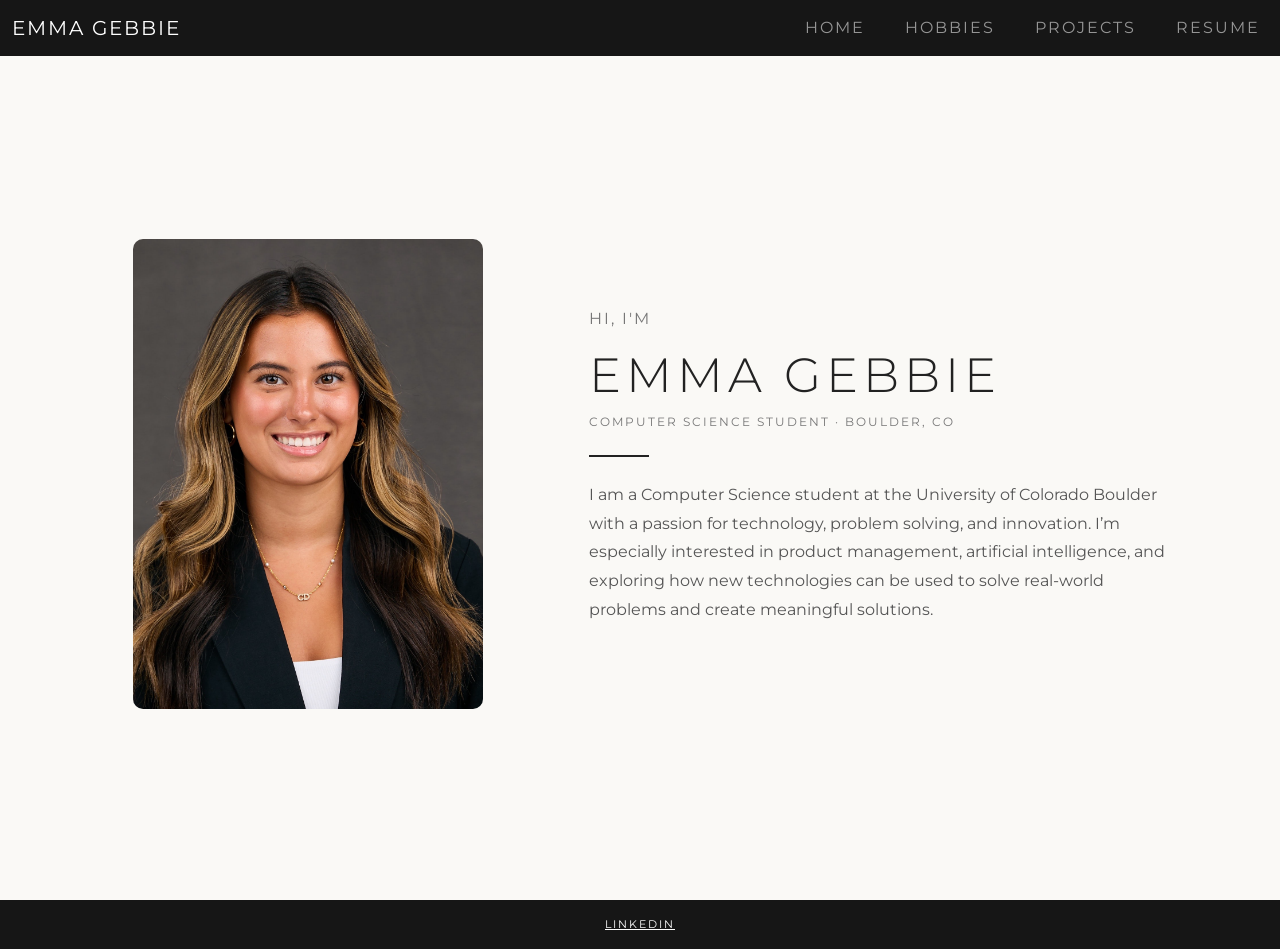
<file: index.html>
<!DOCTYPE html>
<html lang="en">
<head>
  <meta charset="UTF-8">
  <meta name="viewport" content="width=device-width, initial-scale=1.0">
  <title>Emma Gebbie</title>
  <link rel="preconnect" href="https://fonts.googleapis.com">
  <link href="https://fonts.googleapis.com/css2?family=Montserrat:wght@300;400&family=Playfair+Display:wght@400&display=swap" rel="stylesheet">
  <link href="https://cdn.jsdelivr.net/npm/bootstrap@5.3.8/dist/css/bootstrap.min.css" rel="stylesheet">
  <link rel="stylesheet" href="resources/css/styles.css">
</head>
<body class="page-home">

  <header class="navbar navbar-expand-md navbar-dark">
  <div class="container-fluid">
    
    <p class="navbar-brand mb-0">Emma Gebbie</p>

    <nav class="navbar-nav ms-auto">
      <a class="nav-link" href="index.html">Home</a>
      <a class="nav-link" href="hobbies.html">Hobbies</a>
      <a class="nav-link" href="projects.html">Projects</a>
      <a class="nav-link" href="resume.html">Resume</a>
    </nav>

  </div>
</header>

  <main class="home-about">
  <div class="container">
    <div class="row align-items-center">

      <div class="col-12 col-md-5">
        <img
          class="about-img"
          src="resources/img/profile.jpeg"
          alt="Photo of Emma Gebbie">
      </div>

      <div class="col-12 col-md-7">
        <div class="about-text">
          <p class="intro">Hi, I'm</p>

          <h1>Emma Gebbie</h1>

          <p class="tagline">
            Computer Science Student &middot; Boulder, CO
          </p>

          <div class="about-line"></div>

          <p class="description">
            I am a Computer Science student at the University of Colorado Boulder with a passion for technology, problem solving, and innovation. I’m especially interested in product management, artificial intelligence, and exploring how new technologies can be used to solve real-world problems and create meaningful solutions.
          </p>
        </div>
      </div>

    </div>
  </div>
</main>

  <footer>
    <a href="https://www.linkedin.com/in/emma-gebbie" target="_blank">LinkedIn</a>
  </footer>

</body>
</html>
</file>
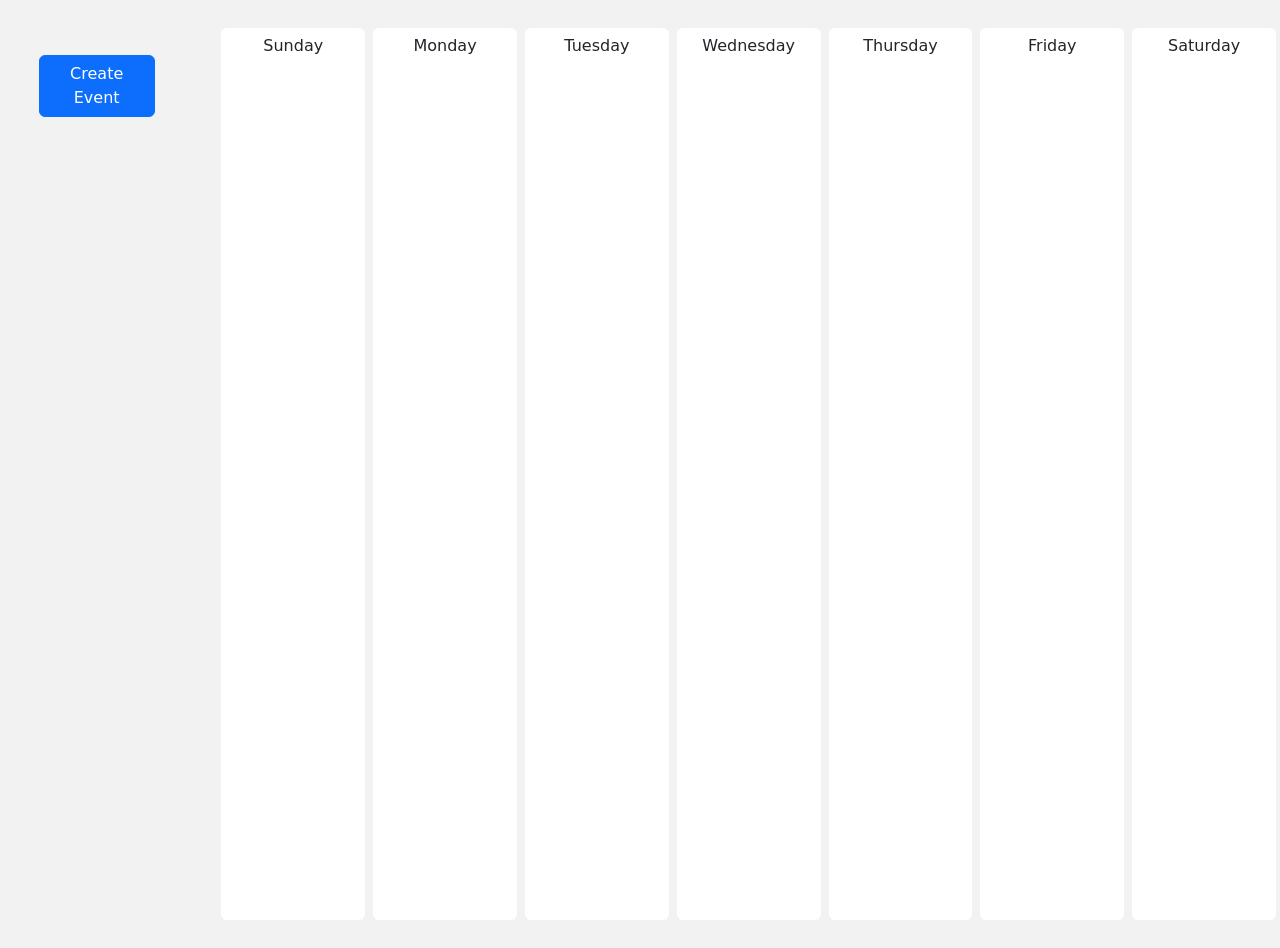
<file: calendar/index.html>
<!doctype html>
<html lang="en">
  <head>
    <meta charset="utf-8">
    <meta name="viewport" content="width=device-width, initial-scale=1">
    <title>Lab 4 - Calendar</title>
    <link href="https://cdn.jsdelivr.net/npm/bootstrap@5.3.3/dist/css/bootstrap.min.css" rel="stylesheet" integrity="sha384-QWTKZyjpPEjISv5WaRU9OFeRpok6YctnYmDr5pNlyT2bRjXh0JMhjY6hW+ALEwIH" crossorigin="anonymous">
    <link rel="stylesheet" href="./resources/css/style.css">
  </head>
  <body>
    <div class="row">
        <div class="col-2">
            <div class="custom-container">
                <button
                class="btn btn-primary mt-3"
                type="button"
                data-bs-toggle="modal"
                data-bs-target="#event_modal"
>
    Create Event
</button>
            </div>
        </div>
        <div class="col">
            <div class="container-md container-fluid py-4 h-100">
                <div id="calendar" class="row h-100">
                    <div class="col-sm m-1 bg-white rounded px-1 px-md-2" id="sunday">
                        <div class="h6 text-center position-relative py-2 day">
                            Sunday
                        </div>
                    </div>
                    <div class="col-sm m-1 bg-white rounded px-1 px-md-2" id="monday">
                        <div class="h6 text-center position-relative py-2 day">
                            Monday
                        </div>
                    </div>
                    <div class="col-sm m-1 bg-white rounded px-1 px-md-2" id="tuesday">
                        <div class="h6 text-center position-relative py-2 day">
                            Tuesday
                        </div>
                    </div>
                    <div class="col-sm m-1 bg-white rounded px-1 px-md-2" id="wednesday">
                        <div class="h6 text-center position-relative py-2 day">
                            Wednesday
                        </div>
                    </div>
                    <div class="col-sm m-1 bg-white rounded px-1 px-md-2" id="thursday">
                        <div class="h6 text-center position-relative py-2 day">
                            Thursday
                        </div>
                    </div>
                    <div class="col-sm m-1 bg-white rounded px-1 px-md-2" id="friday">
                        <div class="h6 text-center position-relative py-2 day">
                            Friday
                        </div>
                    </div>
                    <div class="col-sm m-1 bg-white rounded px-1 px-md-2" id="saturday">
                        <div class="h6 text-center position-relative py-2 day">
                            Saturday
                        </div>
                    </div>
                </div>        
            </div>
        </div>
    </div>
    <!-- Event Modal -->
<div class="modal fade" id="event_modal" tabindex="-1">
    <div class="modal-dialog">
        <div class="modal-content">

            <div class="modal-header">
                <h5 class="modal-title">Create Event</h5>
                <button type="button" class="btn-close" data-bs-dismiss="modal"></button>
            </div>

            <div class="modal-body">
                <form id="event_form">
            <div class="mb-3">
            <label for="event_name" class="form-label">Event Name</label>
            <input type="text" class="form-control" id="event_name" required>
        </div>
        <div class="mb-3">
            <label for="event_weekday" class="form-label">Weekday</label>
            <select class="form-select" id="event_weekday" required>
            <option value="">Choose a day</option>
            <option value="sunday">Sunday</option>
            <option value="monday">Monday</option>
            <option value="tuesday">Tuesday</option>
            <option value="wednesday">Wednesday</option>
            <option value="thursday">Thursday</option>
            <option value="friday">Friday</option>
            <option value="saturday">Saturday</option>
    </select>
</div>
    <div class="mb-3">
        <label for="event_time" class="form-label">Time</label>
        <input type="time" class="form-control" id="event_time" required>
    </div>
    <div class="mb-3">
    <label for="event_modality" class="form-label">Event Modality</label>
    <select class="form-select" id="event_modality" required onchange="updateLocationOptions(this.value)">
        <option value="">Choose modality</option>
        <option value="in-person">In Person</option>
        <option value="remote">Remote</option>
    </select>
</div>
<div class="mb-3">
    <label for="event_category" class="form-label">Category</label>
    <select class="form-select" id="event_category" required>
        <option value="">Choose category</option>
        <option value="academic">Academic</option>
        <option value="work">Work</option>
        <option value="personal">Personal</option>
        <option value="social">Social</option>
    </select>
</div>
<div class="mb-3" id="location_container">
    <label for="event_location" class="form-label">Location</label>
    <input type="text" class="form-control" id="event_location" required>
</div>
<div class="mb-3" id="remote_container">
    <label for="event_remote_url" class="form-label">Remote URL</label>
    <input
        type="text"
        class="form-control"
        id="event_remote_url"
        placeholder="https://example.com"
        pattern="https?://.+"
        required
    >
</div>
<div class="mb-3">
    <label for="event_attendees" class="form-label">Attendees</label>
    <input
        type="text"
        class="form-control"
        id="event_attendees"
        placeholder="Emma, Olivia, Emily"
        required
    >
</div>
                </form>
            </div>

            <div class="modal-footer">
                <button type="button" class="btn btn-secondary" data-bs-dismiss="modal">Close</button>
                <button type="button" class="btn btn-primary" onclick="saveEvent()">Save Event</button>
            </div>

        </div>
    </div>
</div>
    <script src="https://cdn.jsdelivr.net/npm/bootstrap@5.3.3/dist/js/bootstrap.bundle.min.js" integrity="sha384-YvpcrYf0tY3lHB60NNkmXc5s9fDVZLESaAA55NDzOxhy9GkcIdslK1eN7N6jIeHz" crossorigin="anonymous"></script>
    <script src="resources/js/script.js"></script>
  </body>
</html>
</file>
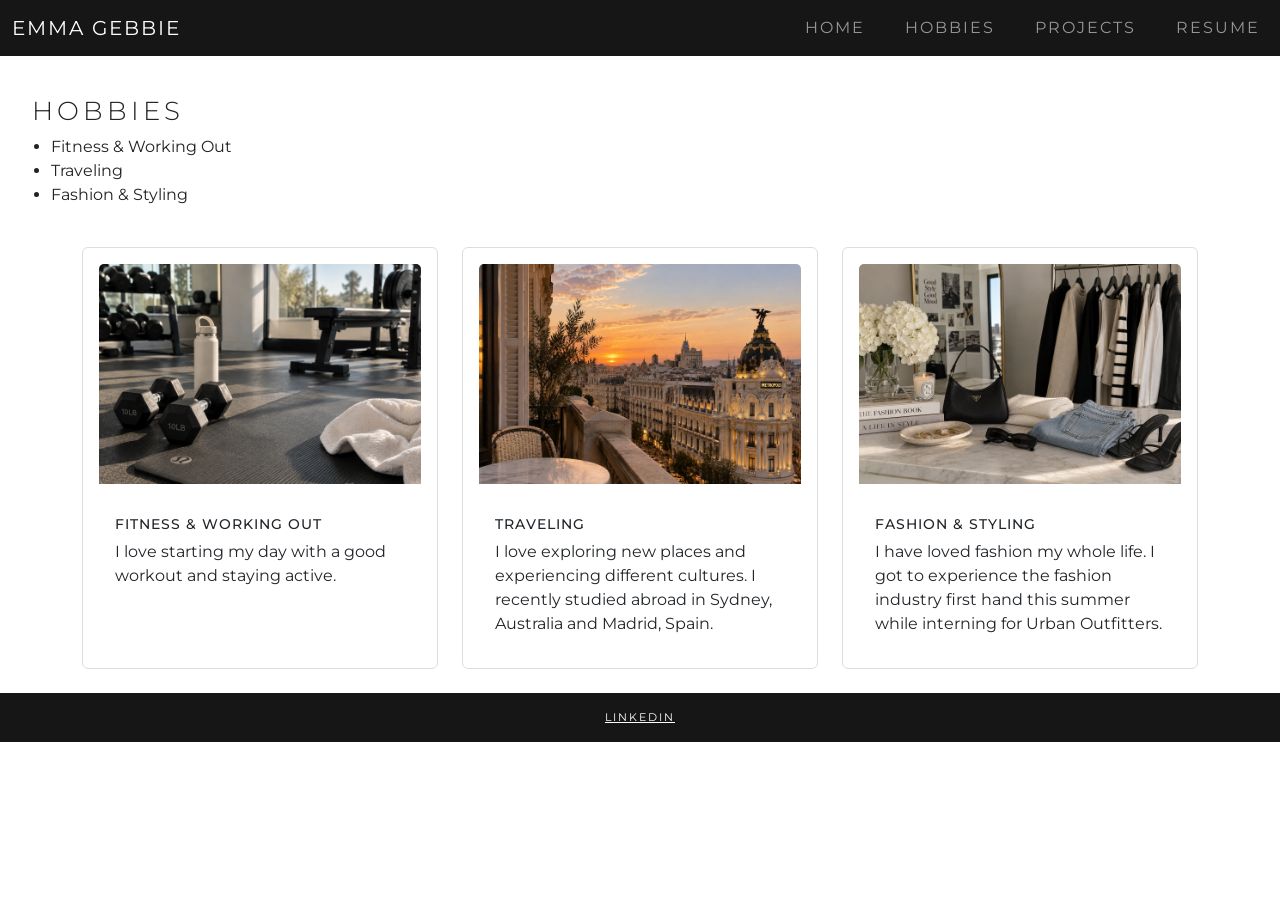
<file: hobbies.html>
<!DOCTYPE html>
<html lang="en">
<head>
  <meta charset="UTF-8">
  <meta name="viewport" content="width=device-width, initial-scale=1.0">
  <title>Hobbies | Emma Gebbie</title>
  <link rel="preconnect" href="https://fonts.googleapis.com">
  <link href="https://cdn.jsdelivr.net/npm/bootstrap@5.3.8/dist/css/bootstrap.min.css" rel="stylesheet">
  <link href="https://fonts.googleapis.com/css2?family=Montserrat:wght@300;400&family=Playfair+Display:wght@400&display=swap" rel="stylesheet">
  <link rel="stylesheet" href="resources/css/styles.css">
</head>
<body class="page-inner">

  <header class="navbar navbar-expand-md navbar-dark">
  <div class="container-fluid">
    
    <p class="navbar-brand mb-0">Emma Gebbie</p>

    <nav class="navbar-nav ms-auto">
      <a class="nav-link" href="index.html">Home</a>
      <a class="nav-link" href="hobbies.html">Hobbies</a>
      <a class="nav-link" href="projects.html">Projects</a>
      <a class="nav-link" href="resume.html">Resume</a>
    </nav>

  </div>
</header>

  <main>
    <div class="page-head">
      <h1>Hobbies</h1>
      <ul>
        <li>Fitness & Working Out</li>
        <li>Traveling</li>
        <li>Fashion & Styling</li>
      </ul>
    </div>
<!--
Bootstrap Annotation 1:
Class: container
Element: Hobby content
What it does: Centers the content and provides spacing.
-->

<!--
Bootstrap Class: row 
Element: Hobby card layout
What it does: Creates a row for Bootstrap's grid system.
-->

<!--
Bootstrap Class: col-md-4
Element: Individual hobby cards
What it does: Makes each hobby card take up one-third of the row. 
-->
<section class="container py-4">
  <div class="row g-4">

    <div class="col-12 col-md-4">
      <div class="card h-100">
       <img src="resources/img/Fitness.png" class="card-img-top" alt="Fitness and working out">
        <div class="card-body">
          <h2 class="card-title">Fitness & Working Out</h2>
          <p class="card-text">I love starting my day with a good workout and staying active.</p>
        </div>
      </div>
    </div>

    <div class="col-12 col-md-4">
      <div class="card h-100">
        <img src="resources/img/Travel.png" class="card-img-top" alt="Traveling and exploring new places">
        <div class="card-body">
          <h2 class="card-title">Traveling</h2>
          <p class="card-text">I love exploring new places and experiencing different cultures. I recently studied abroad in Sydney, Australia and Madrid, Spain.</p>
        </div>
      </div>
    </div>

    <div class="col-12 col-md-4">
      <div class="card h-100">
       <img src="resources/img/Fashion.png" class="card-img-top" alt="Fashion and styling">
        <div class="card-body">
          <h2 class="card-title">Fashion & Styling</h2>
          <p class="card-text">I have loved fashion my whole life. I got to experience the fashion industry first hand this summer while interning for Urban Outfitters.</p>
        </div>
      </div>
    </div>

  </div>
  <!-- FIX: this was a stray "</div>" that did not match the opening "<section class="container py-4">"
       above, leaving the <section> element unclosed (invalid HTML). Changed to "</section>" so every
       tag that is opened is properly closed. -->
</section>
  </main>

  <footer>
    <a href="https://www.linkedin.com/in/emma-gebbie" target="_blank">LinkedIn</a>
  </footer>

</body>
</html>
</file>
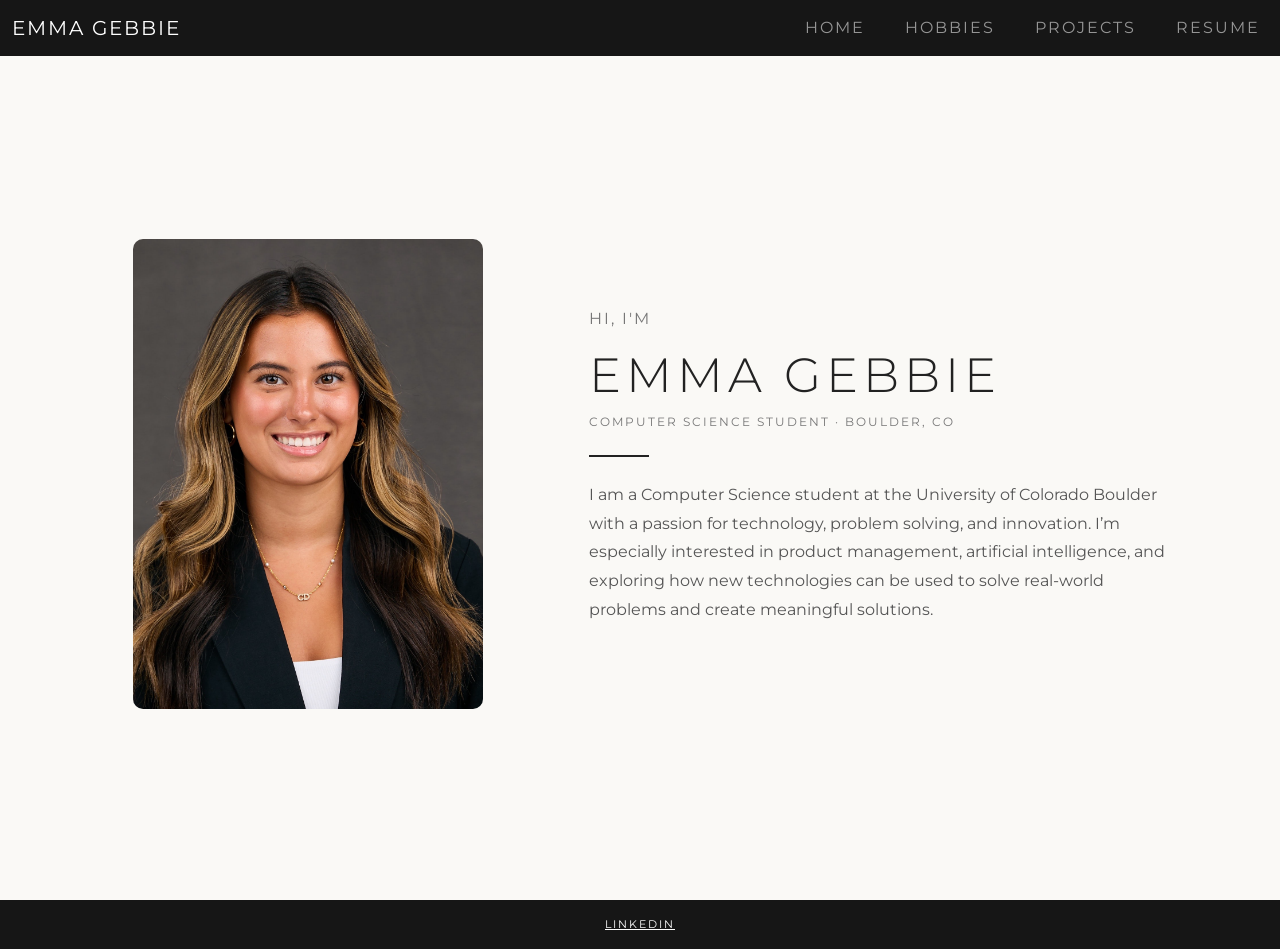
<file: home.html>
<!DOCTYPE html>
<html lang="en">
<head>
  <meta charset="UTF-8">
  <meta name="viewport" content="width=device-width, initial-scale=1.0">
  <title>Emma Gebbie</title>
  <link rel="preconnect" href="https://fonts.googleapis.com">
  <link href="https://fonts.googleapis.com/css2?family=Montserrat:wght@300;400&family=Playfair+Display:wght@400&display=swap" rel="stylesheet">
  <link href="https://cdn.jsdelivr.net/npm/bootstrap@5.3.8/dist/css/bootstrap.min.css" rel="stylesheet">
  <link rel="stylesheet" href="resources/css/styles.css">
</head>
<body class="page-home">

  <header class="navbar navbar-expand-md navbar-dark">
  <div class="container-fluid">
    
    <p class="navbar-brand mb-0">Emma Gebbie</p>

    <nav class="navbar-nav ms-auto">
      <a class="nav-link" href="home.html">Home</a>
      <a class="nav-link" href="hobbies.html">Hobbies</a>
      <a class="nav-link" href="projects.html">Projects</a>
      <a class="nav-link" href="resume.html">Resume</a>
    </nav>

  </div>
</header>

  <main class="home-about">
  <div class="container">
    <div class="row align-items-center">

      <div class="col-12 col-md-5">
        <img
          class="about-img"
          src="resources/img/profile.jpeg"
          alt="Photo of Emma Gebbie">
      </div>

      <div class="col-12 col-md-7">
        <div class="about-text">
          <p class="intro">Hi, I'm</p>

          <h1>Emma Gebbie</h1>

          <p class="tagline">
            Computer Science Student &middot; Boulder, CO
          </p>

          <div class="about-line"></div>

          <p class="description">
            I am a Computer Science student at the University of Colorado Boulder with a passion for technology, problem solving, and innovation. I’m especially interested in product management, artificial intelligence, and exploring how new technologies can be used to solve real-world problems and create meaningful solutions.
          </p>
        </div>
      </div>

    </div>
  </div>
</main>

  <footer>
    <a href="https://www.linkedin.com/in/emma-gebbie" target="_blank">LinkedIn</a>
  </footer>

</body>
</html>
</file>
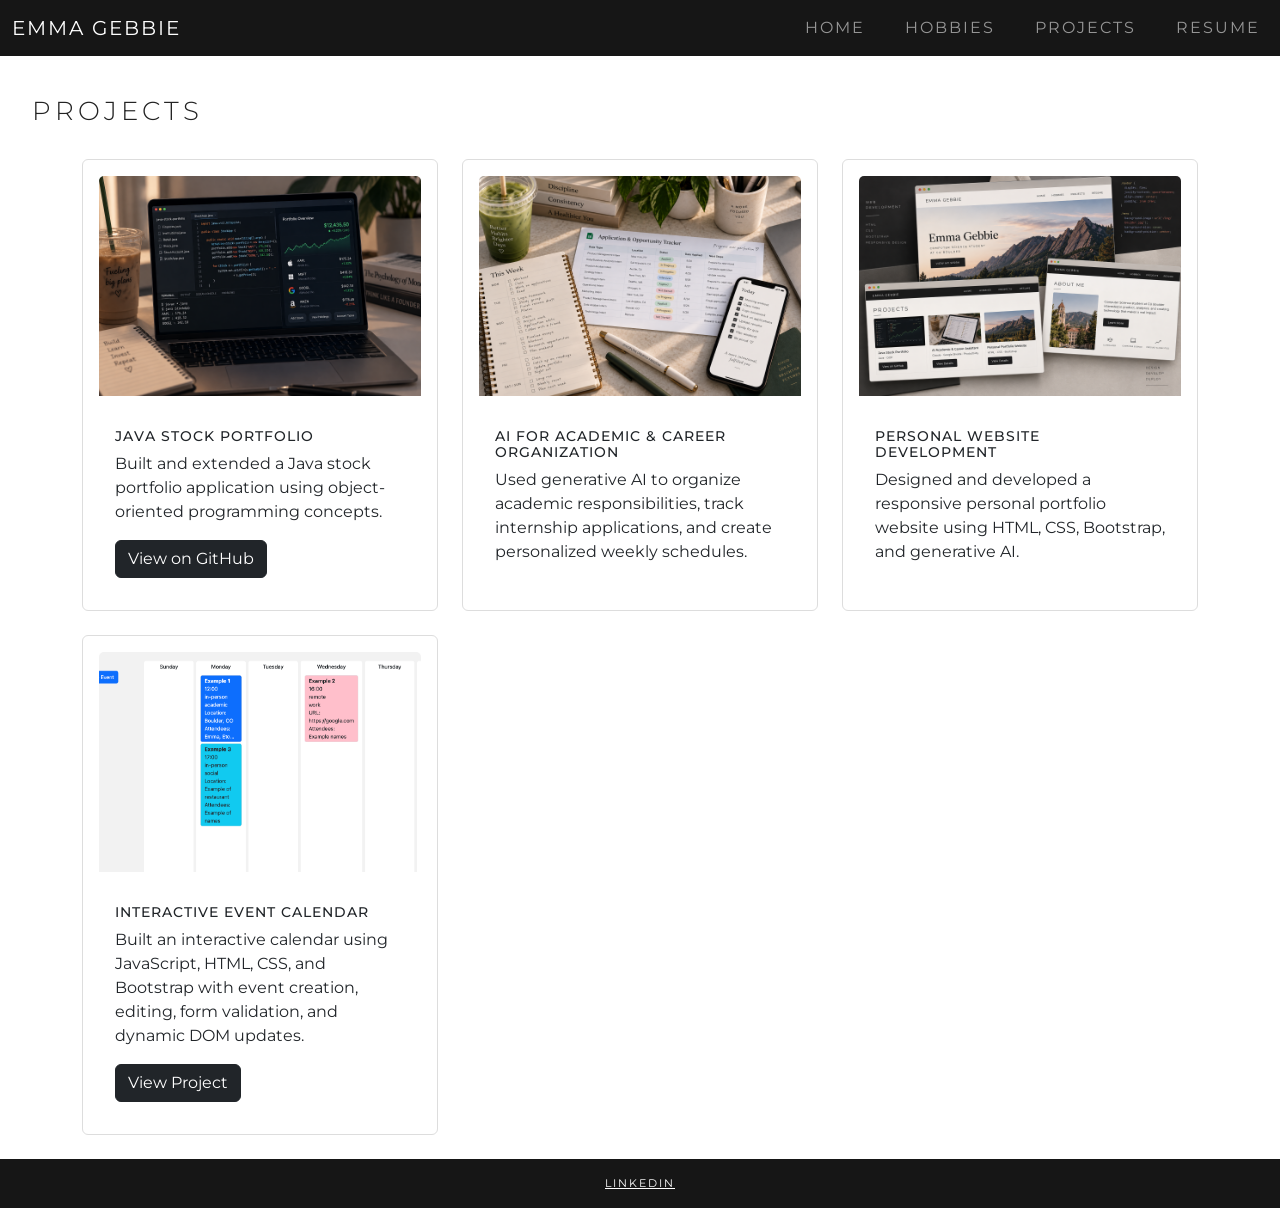
<file: projects.html>
<!DOCTYPE html>
<html lang="en">
<head>
  <meta charset="UTF-8">
  <meta name="viewport" content="width=device-width, initial-scale=1.0">
  <title>Projects | Emma Gebbie</title>
  <link rel="preconnect" href="https://fonts.googleapis.com">
  <link href="https://fonts.googleapis.com/css2?family=Montserrat:wght@300;400&family=Playfair+Display:wght@400&display=swap" rel="stylesheet">
 <link href="https://cdn.jsdelivr.net/npm/bootstrap@5.3.8/dist/css/bootstrap.min.css" rel="stylesheet">
  <link rel="stylesheet" href="resources/css/styles.css">
</head>
<body class="page-inner">

 <header class="navbar navbar-expand-md navbar-dark">
  <div class="container-fluid">
    
    <p class="navbar-brand mb-0">Emma Gebbie</p>

    <nav class="navbar-nav ms-auto">
      <a class="nav-link" href="index.html">Home</a>
      <a class="nav-link" href="hobbies.html">Hobbies</a>
      <a class="nav-link" href="projects.html">Projects</a>
      <a class="nav-link" href="resume.html">Resume</a>
    </nav>

  </div>
</header>

 <main>
  <div class="page-head">
    <h1>Projects</h1>
  </div>

  <!-- Guideline compliance: changed this wrapping <div> to a <section> so the page has
       a real semantic section landmark, as required by the lab. -->
  <section class="container py-4">
    <div class="row g-4">

      <div class="col-12 col-md-4">
        <div class="card h-100">
        <img src="resources/img/Project One.png" class="card-img-top" alt="Java Stock Portfolio">
          <div class="card-body">
            <h2 class="card-title">Java Stock Portfolio</h2>
            <p class="card-text">Built and extended a Java stock portfolio application using object-oriented programming concepts.</p>
            <a href="https://github.com/Emmmagebbie/java-stock-portfolio" class="btn btn-dark" target="_blank">View on GitHub</a>
          </div>
        </div>
      </div>

      <div class="col-12 col-md-4">
        <div class="card h-100">
        <img src="resources/img/AI Career.png" class="card-img-top" alt="AI academic and career organization project">
        <div class="card-body">
          <h2 class="card-title">AI for Academic & Career Organization</h2>
          <p class="card-text">Used generative AI to organize academic responsibilities, track internship applications, and create personalized weekly schedules.</p>
    </div>
  </div>
</div>

      <div class="col-12 col-md-4">
        <div class="card h-100">
        <img src="resources/img/Web Development.png" class="card-img-top" alt="Personal website development project">
        <div class="card-body">
          <h2 class="card-title">Personal Website Development</h2>
          <p class="card-text">Designed and developed a responsive personal portfolio website using HTML, CSS, Bootstrap, and generative AI.</p>
    </div>
  </div>
</div>
      <div class="col-12 col-md-4">
  <div class="card h-100">
    <img src="resources/img/Calender.png" class="card-img-top" alt="Interactive Event Calendar">
    <div class="card-body">
      <h2 class="card-title">Interactive Event Calendar</h2>
      <p class="card-text">
        Built an interactive calendar using JavaScript, HTML, CSS, and Bootstrap with event creation, editing, form validation, and dynamic DOM updates.
      </p>
      <a href="calendar/index.html" class="btn btn-dark">View Project</a>
    </div>
  </div>
</div>

    </div>
  </section>
</main>

  <footer>
    <a href="https://www.linkedin.com/in/emma-gebbie" target="_blank">LinkedIn</a>
  </footer>

</body>
</html>
</file>
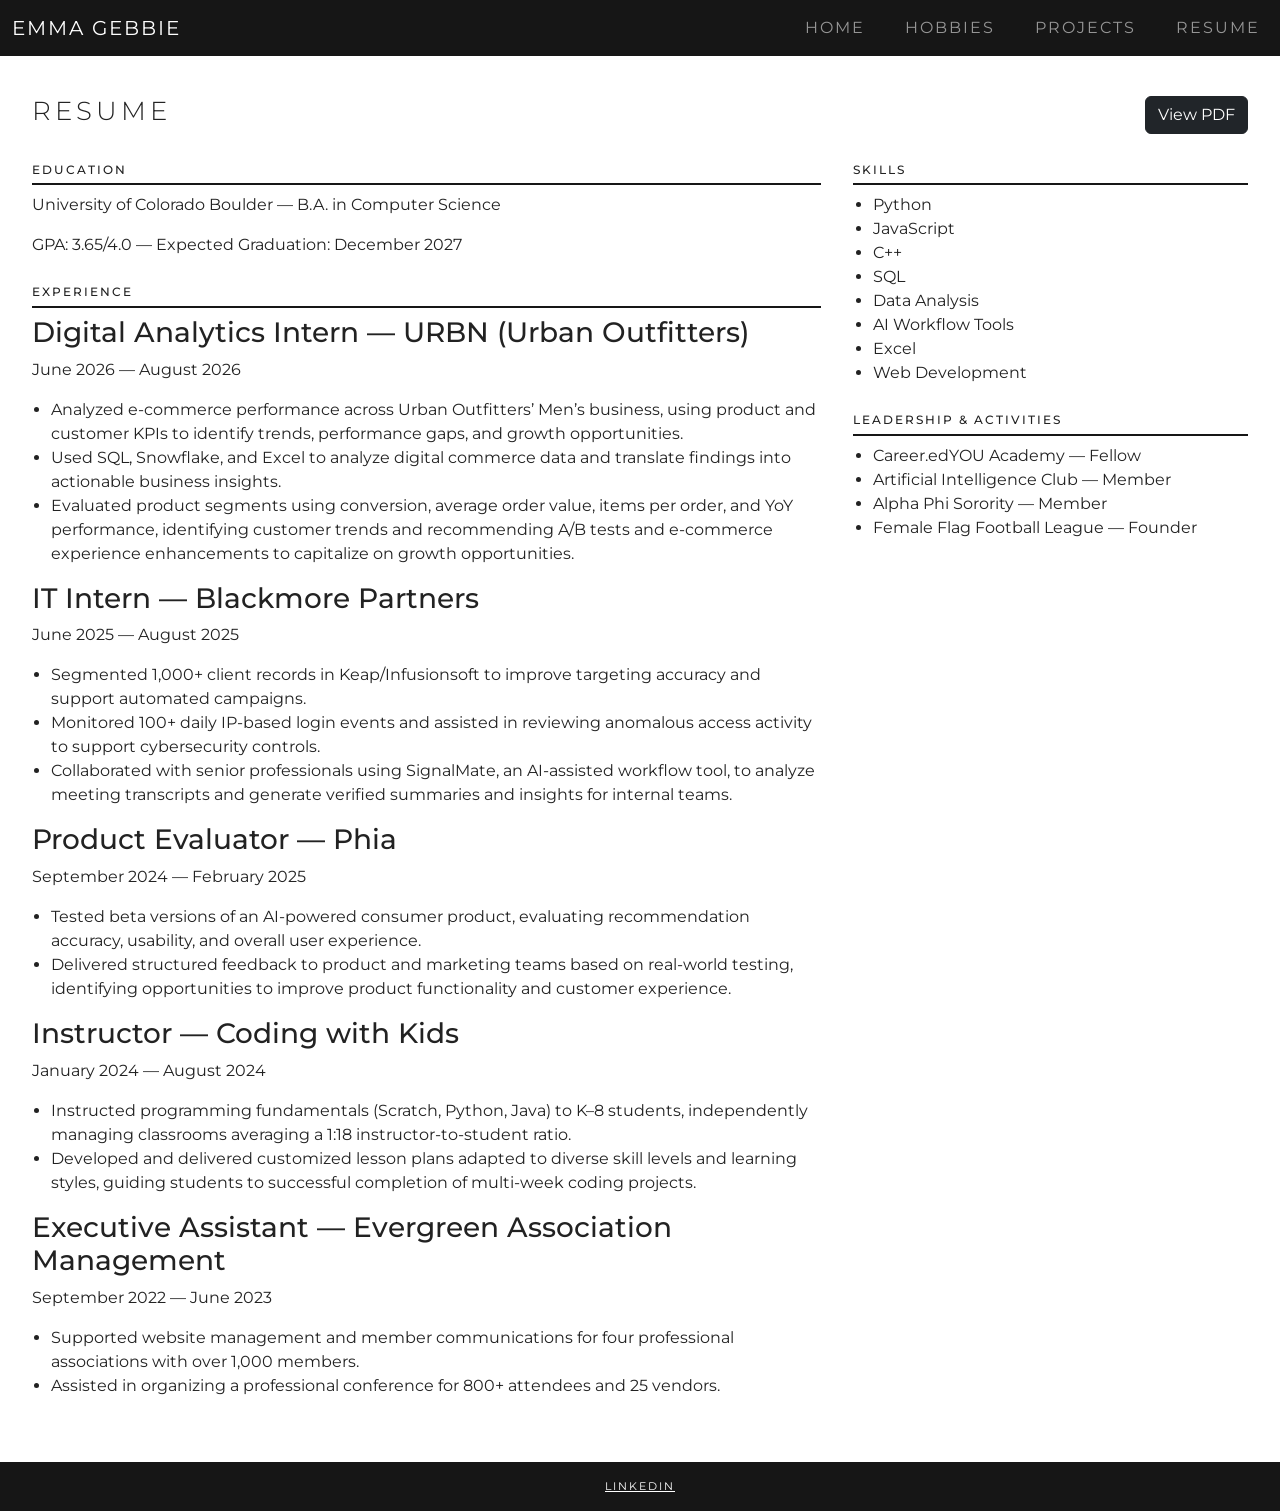
<file: resume.html>
<!DOCTYPE html>
<html lang="en">
<head>
  <meta charset="UTF-8">
  <meta name="viewport" content="width=device-width, initial-scale=1.0">
  <title>Resume | Emma Gebbie</title>
  <link rel="preconnect" href="https://fonts.googleapis.com">
  <link href="https://fonts.googleapis.com/css2?family=Montserrat:wght@300;400&family=Playfair+Display:wght@400&display=swap" rel="stylesheet">
  <link href="https://cdn.jsdelivr.net/npm/bootstrap@5.3.8/dist/css/bootstrap.min.css" rel="stylesheet">
 <link rel="stylesheet" href="resources/css/styles.css">
</head>
<body class="page-inner">

  <header class="navbar navbar-expand-md navbar-dark">
  <div class="container-fluid">
    
    <p class="navbar-brand mb-0">Emma Gebbie</p>

    <nav class="navbar-nav ms-auto">
       <a class="nav-link" href="index.html">Home</a>
      <a class="nav-link" href="hobbies.html">Hobbies</a>
      <a class="nav-link" href="projects.html">Projects</a>
      <a class="nav-link" href="resume.html">Resume</a>
    </nav>

  </div>
</header>

  <main>
   <div class="page-head d-flex justify-content-between align-items-center">
  <h1>Resume</h1>
  <a href="resources/files/Emma%20Resume.pdf" 
     class="btn btn-dark" 
     target="_blank">View PDF</a>
    </div>

    <section class="resume-cols">
      <div>
        <h2>Education</h2>
        <p>University of Colorado Boulder &mdash; B.A. in Computer Science</p>
        <p>GPA: 3.65/4.0 &mdash; Expected Graduation: December 2027</p>

        <h2>Experience</h2>
        <article>
          <h3>Digital Analytics Intern &mdash; URBN (Urban Outfitters) </h3>
          <p>June 2026 &mdash; August 2026</p>
          <ul>
            <li>Analyzed e-commerce performance across Urban Outfitters’ Men’s business, using product and customer KPIs to identify trends, performance gaps, and growth opportunities.</li>
            <li>Used SQL, Snowflake, and Excel to analyze digital commerce data and translate findings into actionable business insights.</li>
            <li>Evaluated product segments using conversion, average order value, items per order, and YoY performance, identifying customer trends and recommending A/B tests and e-commerce experience enhancements to capitalize on growth opportunities.</li>
            </ul>
        </article>
        <article>
          <h3>IT Intern &mdash; Blackmore Partners </h3>
          <p>June 2025 &mdash; August 2025</p>
          <ul>
            <li>Segmented 1,000+ client records in Keap/Infusionsoft to improve targeting accuracy and support automated campaigns.</li>
            <li>Monitored 100+ daily IP-based login events and assisted in reviewing anomalous access activity to support cybersecurity controls.</li>
            <li>Collaborated with senior professionals using SignalMate, an AI-assisted workflow tool, to analyze meeting transcripts and generate verified summaries and insights for internal teams.</li>
            </ul>
        </article>
        <article>
          <h3>Product Evaluator &mdash; Phia </h3>
          <p>September 2024 &mdash; February 2025</p>
          <ul>
            <li>Tested beta versions of an AI-powered consumer product, evaluating recommendation accuracy, usability, and overall user experience.</li>
            <li>Delivered structured feedback to product and marketing teams based on real-world testing, identifying opportunities to improve product functionality and customer experience.</li>
            </ul>
        </article>
        <article>
          <h3>Instructor &mdash; Coding with Kids </h3>
          <p>January 2024 &mdash; August 2024</p>
          <ul>
            <li>Instructed programming fundamentals (Scratch, Python, Java) to K–8 students, independently managing classrooms averaging a 1:18 instructor-to-student ratio.</li>
            <li>Developed and delivered customized lesson plans adapted to diverse skill levels and learning styles, guiding students to successful completion of multi-week coding projects.</li>
            </ul>
        </article>
        <article>
          <h3>Executive Assistant &mdash; Evergreen Association Management </h3>
          <p>September 2022 &mdash; June 2023</p>
          <ul>
            <li>Supported website management and member communications for four professional associations with over 1,000 members.</li>
            <li>Assisted in organizing a professional conference for 800+ attendees and 25 vendors.</li>
            </ul>
        </article>
      </div>
      <div>
        <h2>Skills</h2>
        <ul>
          <li>Python</li>
          <li>JavaScript</li>
          <li>C++</li>
          <li>SQL</li>
          <li>Data Analysis</li>
          <li>AI Workflow Tools</li>
          <li>Excel</li>
          <li>Web Development</li>

        </ul>
        <h2>Leadership & Activities</h2>
           <ul>
          <li>Career.edYOU Academy — Fellow</li>
          <li>Artificial Intelligence Club — Member</li>
          <li>Alpha Phi Sorority — Member</li>
          <li>Female Flag Football League — Founder</li>
      </ul>
      </div>
    </section>
  </main>

  <footer>
    <a href="https://www.linkedin.com/in/emma-gebbie" target="_blank">LinkedIn</a>
  </footer>

</body>
</html>
</file>
<file: resources/css/styles.css>
:root {
  --dark: #161616;
  --accent: #c9a227;
}

* { box-sizing: border-box; }

body {
  margin: 0;
  font-family: 'Montserrat', Arial, sans-serif;
  color: #222;
}

img { max-width: 100%; display: block; }
ul { padding-left: 1.2rem; }

header {
  display: flex;
  justify-content: space-between;
  align-items: center;
  padding: 1.25rem 2rem;
  flex-wrap: wrap;
  gap: 0.75rem;
}

header p {
  margin: 0;
  color: #fff;
  font-size: 0.8rem;
  letter-spacing: 2px;
  text-transform: uppercase;
}

nav a {
  color: #fff;
  text-decoration: none;
  margin-left: 1.5rem;
  font-size: 0.75rem;
  letter-spacing: 2px;
  text-transform: uppercase;
  font-weight: 300;
  padding-bottom: 2px;
  border-bottom: 1px solid transparent;
}

nav a:hover { border-bottom-color: var(--accent); }

.page-inner header {
  background: var(--dark);
}

.page-home header {
  position: absolute;
  top: 0; left: 0; right: 0;
  background: var(--dark);
  z-index: 3;
  justify-content: flex-end;
}

@media (max-width: 600px) {
  header {
    padding: 1rem;
  }

  .navbar-nav {
    flex-direction: row;
  }

  .nav-link {
    margin: 0 0.4rem;
    font-size: 0.6rem;
  }
}

/* Hero (Home page) */
.hero {
  position: relative;
  height: 100vh;
  min-height: 480px;
  overflow: hidden;
}

.hero-img {
  position: absolute;
  inset: 0;
  width: 100%;
  height: 100%;
  object-fit: cover;
  object-position: center 35%;
}

.hero-overlay {
  position: absolute;
  inset: 0;
  background: rgba(0, 0, 0, 0.35);
}

.namebox {
  position: absolute;
  top: 50%; left: 50%;
  transform: translate(-50%, -50%);
  border: 2px solid #fff;
  padding: 2rem 3rem;
  text-align: center;
  color: #fff;
  z-index: 2;
  width: min(90%, 480px);
}

.namebox h1 {
  font-weight: 300;
  font-size: 2.5rem;
  letter-spacing: 4px;
  text-transform: uppercase;
  margin: 0 0 0.5rem;
}

.tagline {
  font-size: 0.75rem;
  letter-spacing: 3px;
  text-transform: uppercase;
  margin: 0;
}

@media (max-width: 600px) {
  .namebox h1 { font-size: 1.6rem; letter-spacing: 2px; }
  .namebox { padding: 1.5rem; }
}

/* Inner page heading */
.page-head { padding: 2.5rem 2rem 0; }
.page-head h1 {
  font-weight: 300;
  letter-spacing: 4px;
  text-transform: uppercase;
  font-size: 1.6rem;
  margin: 0 0 0.5rem;
}


/* Card grids for Hobbies and Projects */

.card { border: 1px solid #ddd; padding: 1rem; }
.card img {
  width: 100%;
  height: 220px;
  object-fit: cover;
  margin-bottom: 1rem;
}
.card h2 { font-size: 0.85rem; letter-spacing: 1px; text-transform: uppercase; margin: 0 0 0.5rem; }

/* Resume */
.resume-cols {
  display: grid;
  grid-template-columns: 2fr 1fr;
  gap: 2rem;
  padding: 0 2rem 3rem;
}

.resume-cols h2 {
  font-size: 0.75rem;
  letter-spacing: 2px;
  text-transform: uppercase;
  border-bottom: 2px solid var(--dark);
  padding-bottom: 0.4rem;
  margin-top: 1.75rem;
}

@media (max-width: 700px) {
  .resume-cols { grid-template-columns: 1fr; }
}

/* Footer (all pages) */
footer {
  background: var(--dark);
  color: #fff;
  text-align: center;
  padding: 1rem;
  font-size: 0.7rem;
  letter-spacing: 2px;
  text-transform: uppercase;
}

footer a { color: #fff; }

/* Home about section */
.home-about {
  min-height: 100vh;
  display: flex;
  align-items: center;
  padding: 6rem 2rem 3rem;
  background: #faf9f6;
}

.about-img {
  width: 100%;
  max-width: 350px;
  height: 470px;
  object-fit: cover;
  border-radius: 10px;
  margin: auto;
}

.about-text {
  padding: 2rem;
}

.about-text h1 {
  font-size: 3rem;
  font-weight: 300;
  letter-spacing: 5px;
  text-transform: uppercase;
}

.intro,
.about-text .tagline {
  color: #777;
  letter-spacing: 2px;
  text-transform: uppercase;
}

.about-line {
  width: 60px;
  border-top: 2px solid #222;
  margin: 1.5rem 0;
}

.description {
  max-width: 600px;
  line-height: 1.8;
  color: #555;
}

@media (max-width: 767px) {
  .about-img {
    max-width: 280px;
    height: 380px;
  }

  .about-text {
    padding: 2rem 0;
  }

  .about-text h1 {
    font-size: 2rem;
  }
}
</file>
<file: calendar/resources/css/style.css>
h1{
    text-align: center;
    padding-top: 2%;
}
body {
    height: 100%;
    background-color: #f2f2f2;
  }
  
  .event:hover {
    cursor: pointer;
  }
  
  .hidden {
    visibility: hidden;
    height: 0;
  }
  
  #calendar {
    height: 100vh !important;
  }

.custom-container {
    width: 100%;
    padding: 20%;
}
</file>
